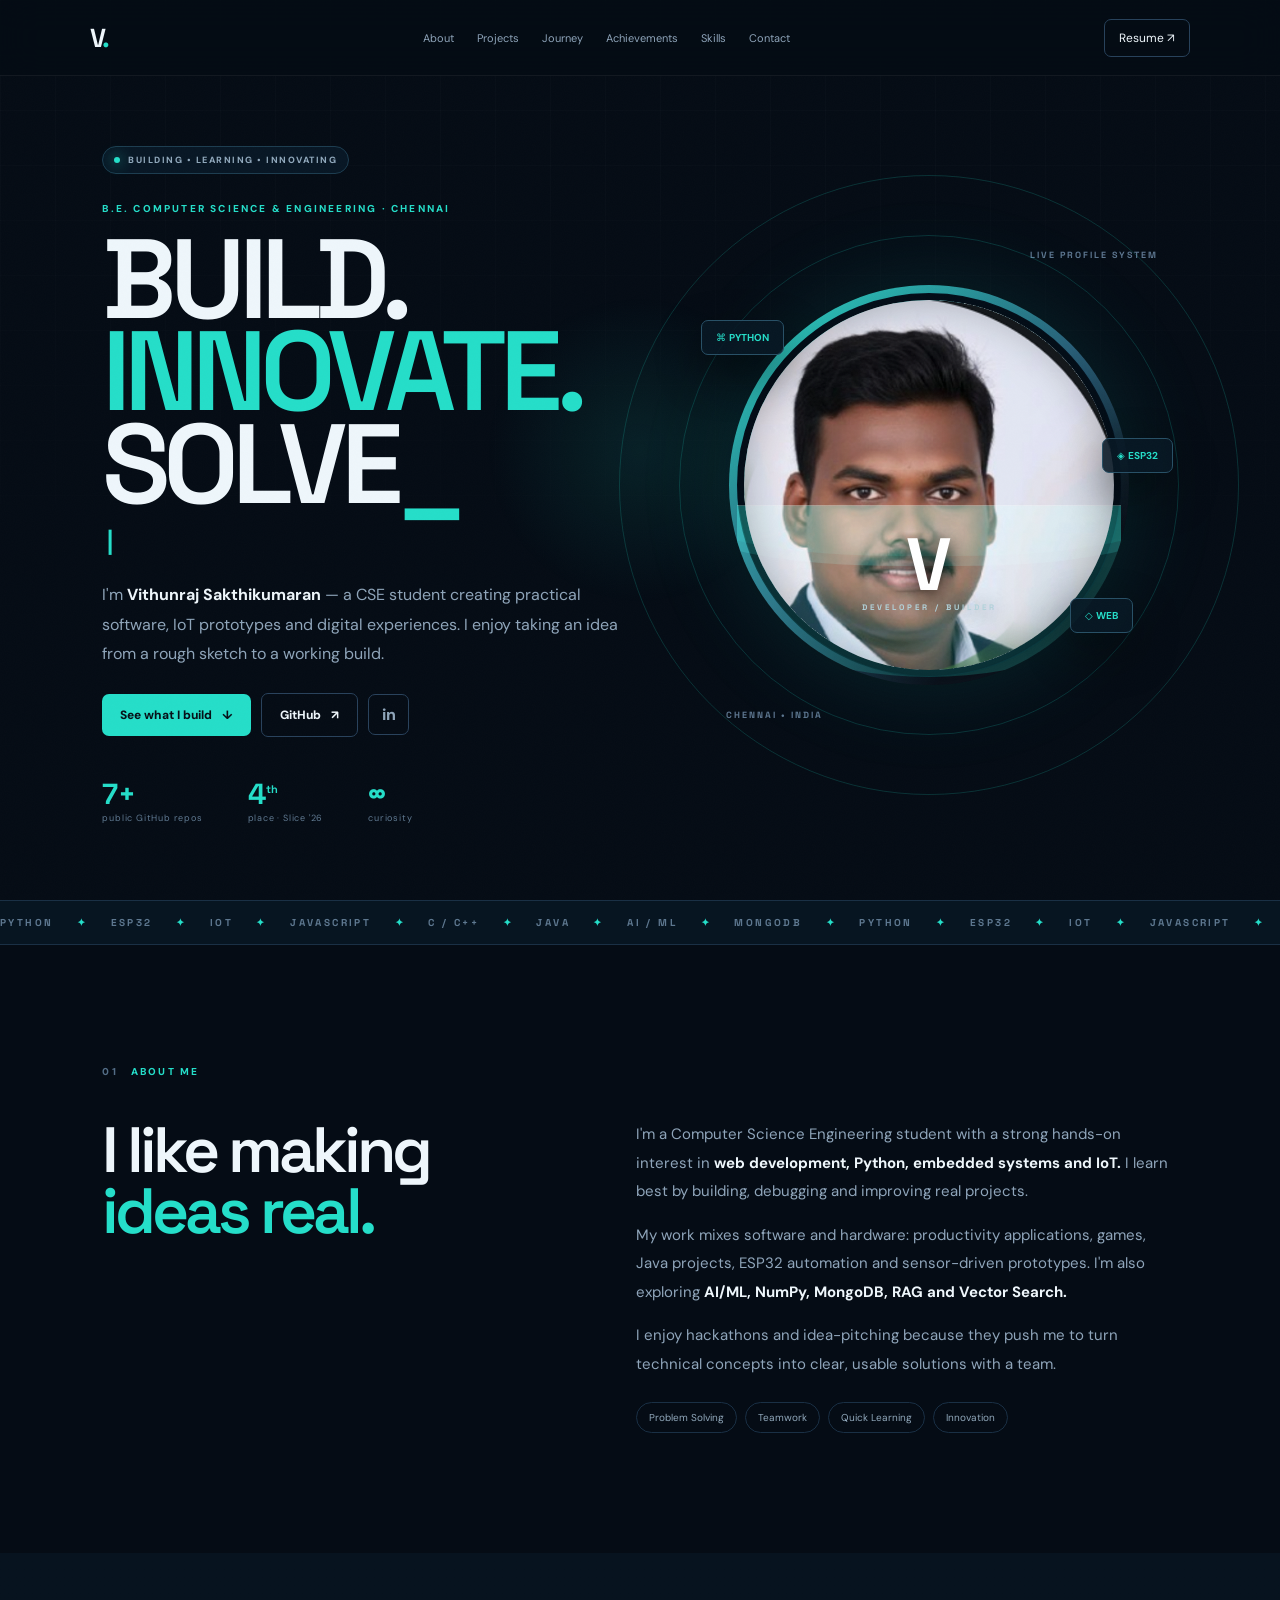
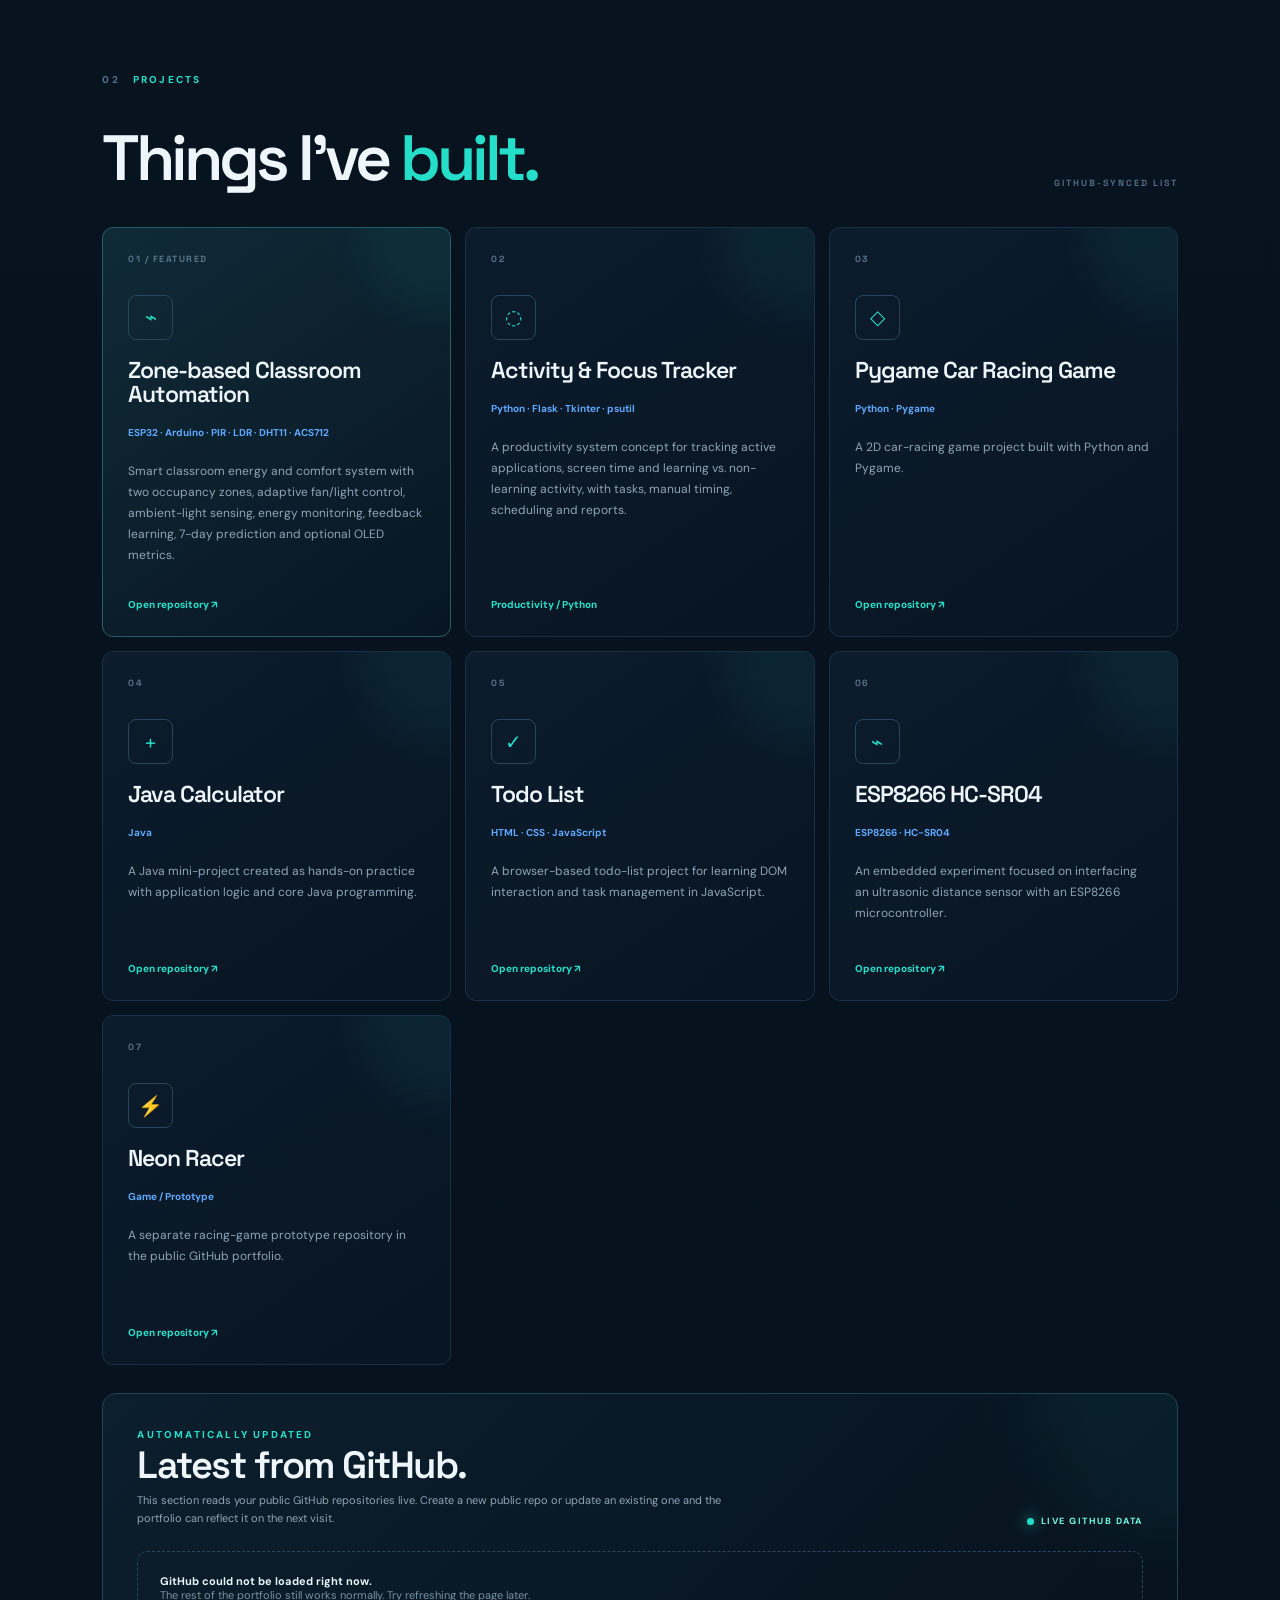
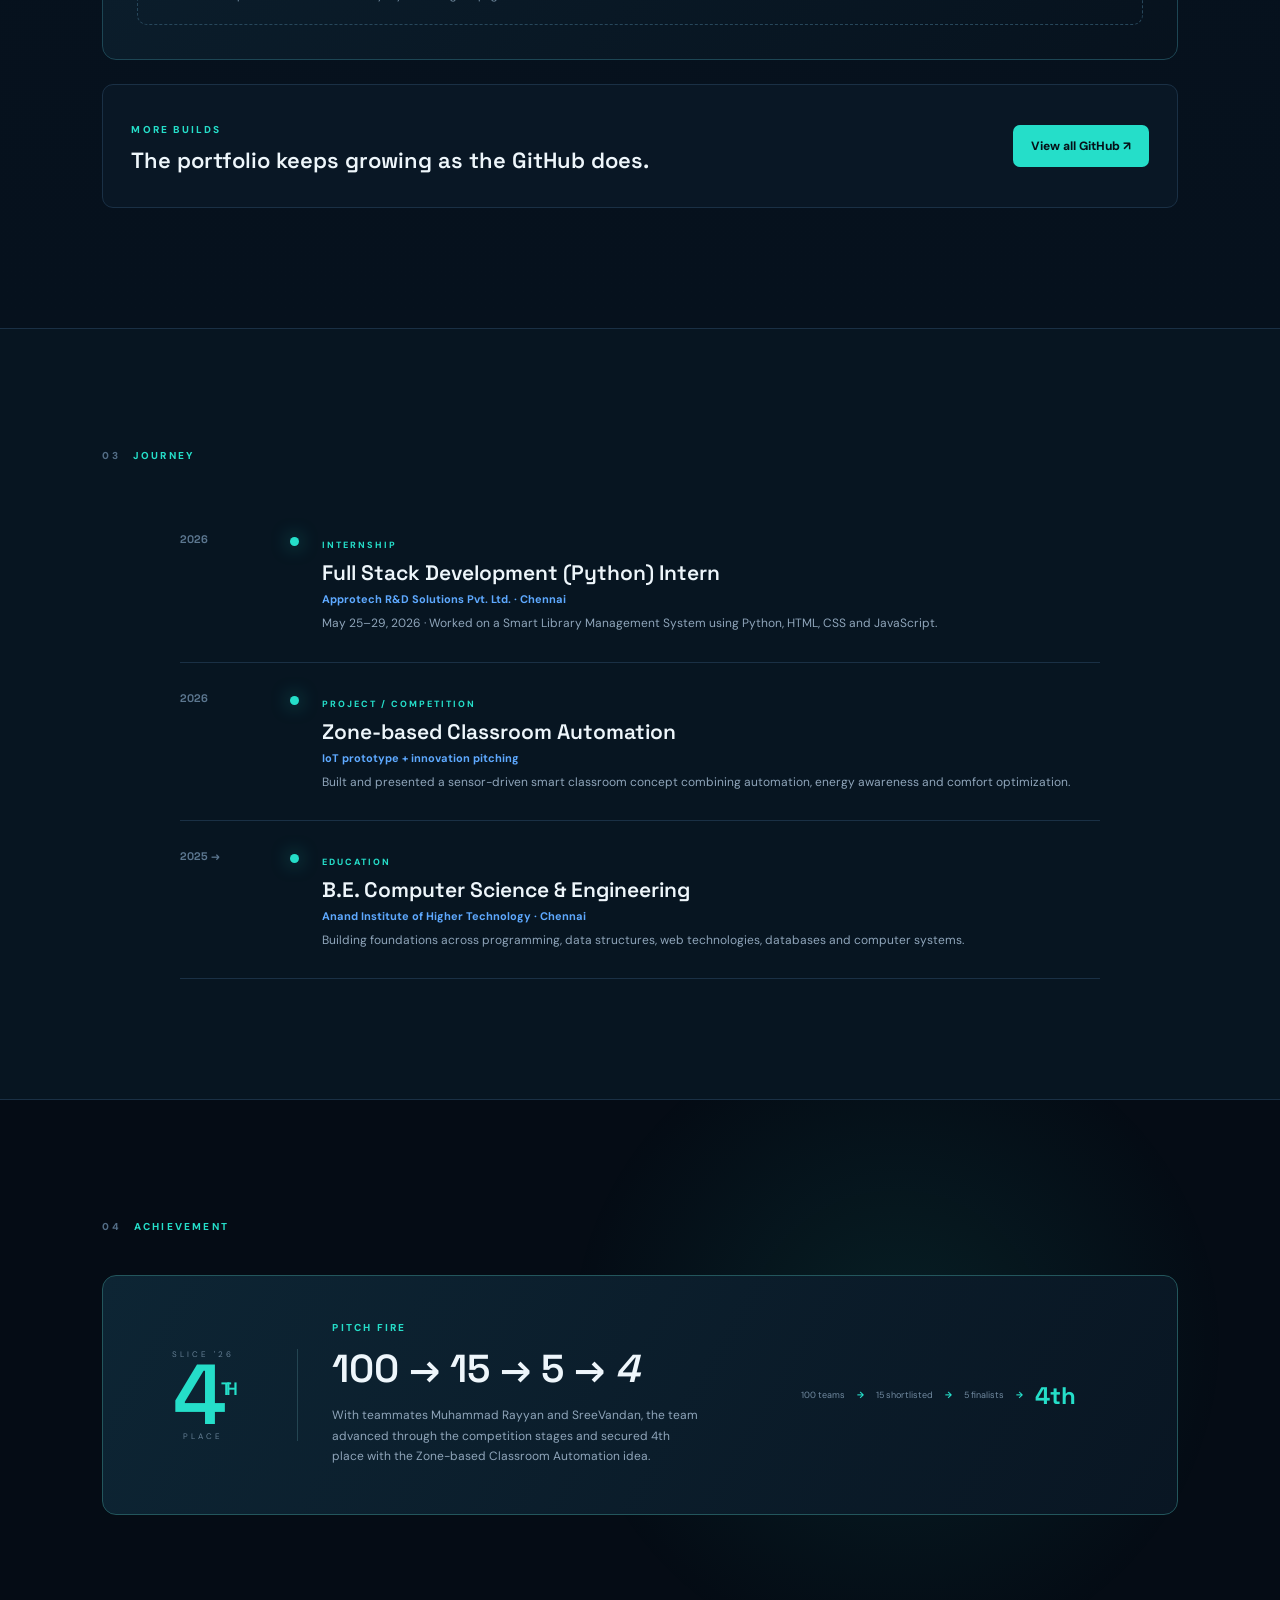
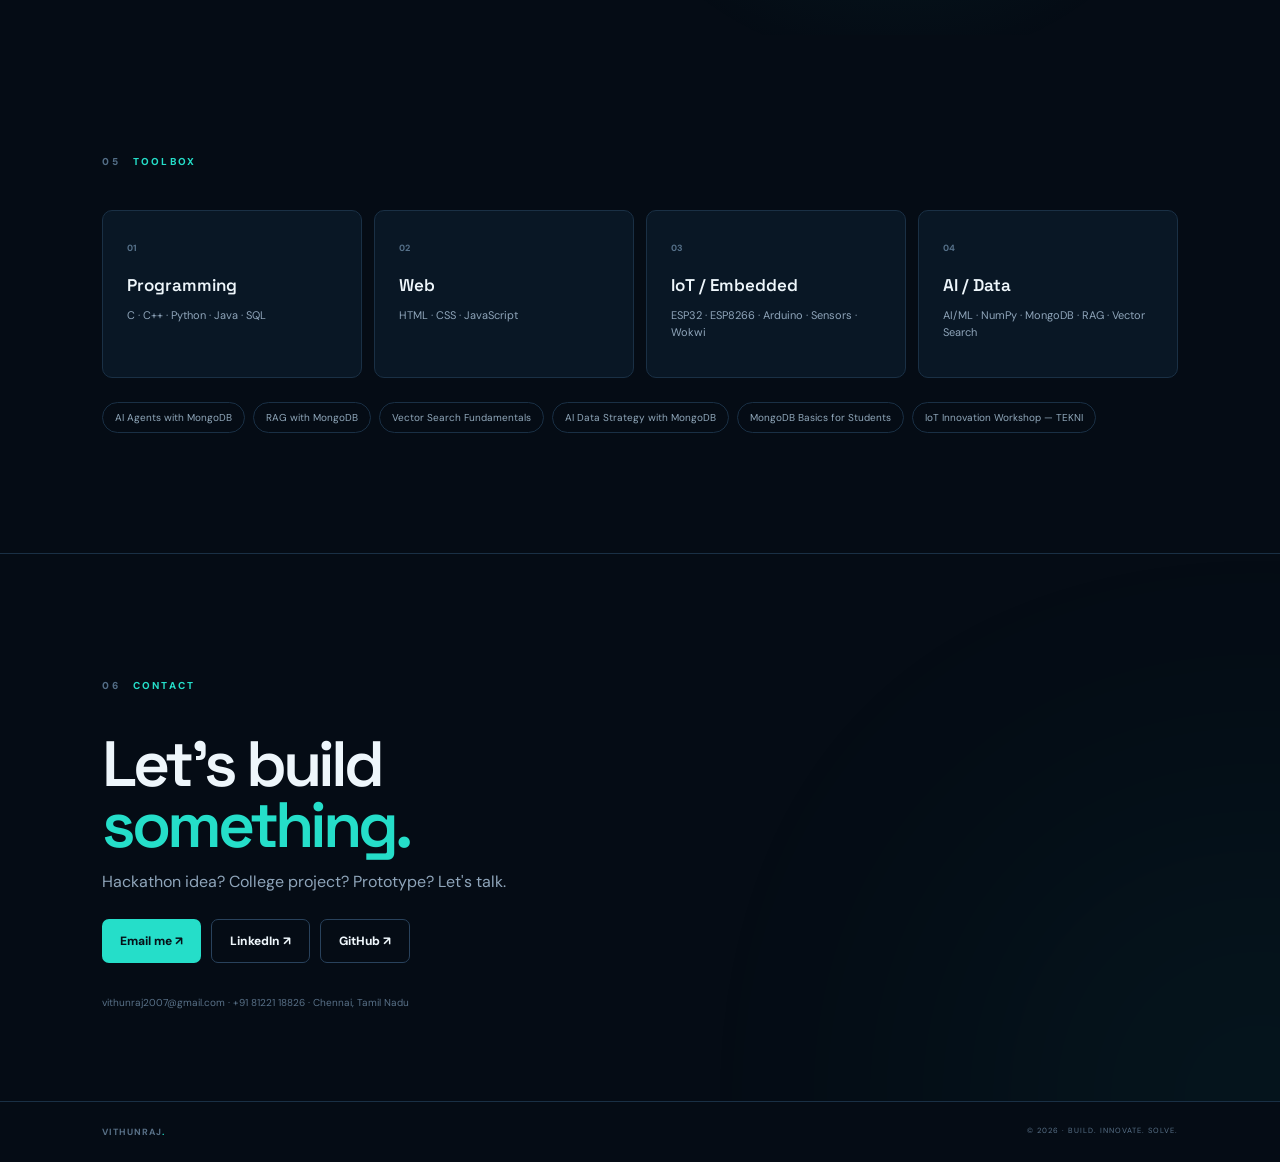
<file: index.html>
<!DOCTYPE html>
<html lang="en">
<head>
<meta charset="UTF-8"><meta name="viewport" content="width=device-width,initial-scale=1.0">
<meta name="theme-color" content="#06111f"><meta name="description" content="Vithunraj Sakthikumaran — CSE student, developer, IoT builder and problem solver.">
<title>Vithunraj Sakthikumaran — Build. Innovate. Solve.</title>
<link rel="preconnect" href="https://fonts.googleapis.com"><link rel="preconnect" href="https://fonts.gstatic.com" crossorigin>
<link href="https://fonts.googleapis.com/css2?family=DM+Sans:wght@400;500;600;700;800&family=Space+Grotesk:wght@400;500;600;700&display=swap" rel="stylesheet">
<link rel="stylesheet" href="style.css">
</head>
<body>
<div class="cursor-glow"></div><div class="noise"></div><div class="page-grid"></div>
<nav class="nav"><a class="logo" href="#home">V<span>.</span></a><button class="menu" aria-label="Open menu">☰</button><div class="navlinks"><a href="#about">About</a><a href="#projects">Projects</a><a href="#journey">Journey</a><a href="#achievements">Achievements</a><a href="#skills">Skills</a><a href="#contact">Contact</a></div><a class="resume-btn" href="resume.pdf" download>Resume ↗</a></nav>

<section class="hero" id="home">
<div class="hero-copy reveal">
<div class="pill"><span class="dot"></span> BUILDING • LEARNING • INNOVATING</div>
<p class="kicker">B.E. COMPUTER SCIENCE & ENGINEERING · CHENNAI</p>
<h1>BUILD.<br><span>INNOVATE.</span><br>SOLVE<span class="cursor">_</span></h1>
<div class="hero-roles"><span id="role"></span><b>|</b></div>
<p class="hero-text">I'm <strong>Vithunraj Sakthikumaran</strong> — a CSE student creating practical software, IoT prototypes and digital experiences. I enjoy taking an idea from a rough sketch to a working build.</p>
<div class="hero-actions"><a class="btn primary" href="#projects">See what I build <span>↓</span></a><a class="btn ghost" href="https://github.com/vithunraj2007" target="_blank" rel="noopener">GitHub <span>↗</span></a><a class="icon-btn" href="https://www.linkedin.com/in/vithunraj-sakthikumaran-93b89042a/" target="_blank" rel="noopener" aria-label="LinkedIn">in</a></div>
<div class="mini-stats"><div><strong>7+</strong><span>public GitHub repos</span></div><div><strong>4<sup>th</sup></strong><span>place · Slice '26</span></div><div><strong>∞</strong><span>curiosity</span></div></div>
</div>
<div class="hero-visual reveal">
<div class="visual-caption top">LIVE PROFILE SYSTEM</div><div class="water-orbit orbit-a"></div><div class="water-orbit orbit-b"></div>
<div class="water-glass"><div class="water-level"><div class="wave back"></div><div class="wave front"></div><div class="bubbles"><i></i><i></i><i></i><i></i><i></i></div></div><img src="profile.png" alt="Vithunraj Sakthikumaran"><div class="profile-overlay"><span>V</span><small>DEVELOPER / BUILDER</small></div></div>
<div class="float-chip chip-a">⌘ <b>PYTHON</b></div><div class="float-chip chip-b">◈ <b>ESP32</b></div><div class="float-chip chip-c">◇ <b>WEB</b></div><div class="visual-caption bottom">CHENNAI • INDIA</div>
</div></section>

<section class="marquee"><div>PYTHON <i>✦</i> ESP32 <i>✦</i> IOT <i>✦</i> JAVASCRIPT <i>✦</i> C / C++ <i>✦</i> JAVA <i>✦</i> AI / ML <i>✦</i> MONGODB <i>✦</i> PYTHON <i>✦</i> ESP32 <i>✦</i> IOT <i>✦</i> JAVASCRIPT <i>✦</i></div></section>

<section class="section" id="about"><div class="section-label"><span>01</span> ABOUT ME</div><div class="split"><h2>I like making<br><em>ideas real.</em></h2><div class="copy"><p>I'm a Computer Science Engineering student with a strong hands-on interest in <strong>web development, Python, embedded systems and IoT.</strong> I learn best by building, debugging and improving real projects.</p><p>My work mixes software and hardware: productivity applications, games, Java projects, ESP32 automation and sensor-driven prototypes. I'm also exploring <strong>AI/ML, NumPy, MongoDB, RAG and Vector Search.</strong></p><p>I enjoy hackathons and idea-pitching because they push me to turn technical concepts into clear, usable solutions with a team.</p><div class="chips"><span>Problem Solving</span><span>Teamwork</span><span>Quick Learning</span><span>Innovation</span></div></div></div></section>

<section class="section projects" id="projects"><div class="section-label"><span>02</span> PROJECTS</div><div class="title-row"><h2>Things I've <em>built.</em></h2><span>GITHUB-SYNCED LIST</span></div><div class="project-grid">
<article class="project-card featured reveal"><div class="num">01 / FEATURED</div><div class="project-icon">⌁</div><h3>Zone-based Classroom Automation</h3><p class="tech">ESP32 · Arduino · PIR · LDR · DHT11 · ACS712</p><p>Smart classroom energy and comfort system with two occupancy zones, adaptive fan/light control, ambient-light sensing, energy monitoring, feedback learning, 7-day prediction and optional OLED metrics.</p><a href="https://github.com/vithunraj2007/Zone-based-classroom-automation-esp32" target="_blank" rel="noopener">Open repository ↗</a></article>
<article class="project-card reveal"><div class="num">02</div><div class="project-icon">◌</div><h3>Activity & Focus Tracker</h3><p class="tech">Python · Flask · Tkinter · psutil</p><p>A productivity system concept for tracking active applications, screen time and learning vs. non-learning activity, with tasks, manual timing, scheduling and reports.</p><span>Productivity / Python</span></article>
<article class="project-card reveal"><div class="num">03</div><div class="project-icon">◇</div><h3>Pygame Car Racing Game</h3><p class="tech">Python · Pygame</p><p>A 2D car-racing game project built with Python and Pygame.</p><a href="https://github.com/vithunraj2007/pygame-car-racing-game" target="_blank" rel="noopener">Open repository ↗</a></article>
<article class="project-card reveal"><div class="num">04</div><div class="project-icon">+</div><h3>Java Calculator</h3><p class="tech">Java</p><p>A Java mini-project created as hands-on practice with application logic and core Java programming.</p><a href="https://github.com/vithunraj2007/Java-Calculator-Mini-Project" target="_blank" rel="noopener">Open repository ↗</a></article>
<article class="project-card reveal"><div class="num">05</div><div class="project-icon">✓</div><h3>Todo List</h3><p class="tech">HTML · CSS · JavaScript</p><p>A browser-based todo-list project for learning DOM interaction and task management in JavaScript.</p><a href="https://github.com/vithunraj2007/todo-list-javascript" target="_blank" rel="noopener">Open repository ↗</a></article>
<article class="project-card reveal"><div class="num">06</div><div class="project-icon">⌁</div><h3>ESP8266 HC-SR04</h3><p class="tech">ESP8266 · HC-SR04</p><p>An embedded experiment focused on interfacing an ultrasonic distance sensor with an ESP8266 microcontroller.</p><a href="https://github.com/vithunraj2007/esp8266-hc-sr04-ultrasonic" target="_blank" rel="noopener">Open repository ↗</a></article>
<article class="project-card reveal"><div class="num">07</div><div class="project-icon">⚡</div><h3>Neon Racer</h3><p class="tech">Game / Prototype</p><p>A separate racing-game prototype repository in the public GitHub portfolio.</p><a href="https://github.com/vithunraj2007/neon-racer" target="_blank" rel="noopener">Open repository ↗</a></article>
</div><div class="github-banner reveal"><div><p class="kicker">MORE BUILDS</p><h3>The portfolio keeps growing as the GitHub does.</h3></div><a class="btn primary" href="https://github.com/vithunraj2007" target="_blank" rel="noopener">View all GitHub ↗</a></div></section>

<section class="section dark" id="journey"><div class="section-label"><span>03</span> JOURNEY</div><div class="timeline">
<div class="time-item reveal"><div class="year">2026</div><i></i><div><small>INTERNSHIP</small><h3>Full Stack Development (Python) Intern</h3><h4>Approtech R&D Solutions Pvt. Ltd. · Chennai</h4><p>May 25–29, 2026 · Worked on a Smart Library Management System using Python, HTML, CSS and JavaScript.</p></div></div>
<div class="time-item reveal"><div class="year">2026</div><i></i><div><small>PROJECT / COMPETITION</small><h3>Zone-based Classroom Automation</h3><h4>IoT prototype + innovation pitching</h4><p>Built and presented a sensor-driven smart classroom concept combining automation, energy awareness and comfort optimization.</p></div></div>
<div class="time-item reveal"><div class="year">2025 →</div><i></i><div><small>EDUCATION</small><h3>B.E. Computer Science & Engineering</h3><h4>Anand Institute of Higher Technology · Chennai</h4><p>Building foundations across programming, data structures, web technologies, databases and computer systems.</p></div></div>
</div></section>

<section class="section achievement" id="achievements"><div class="section-label"><span>04</span> ACHIEVEMENT</div><div class="achievement-card reveal"><div class="rank"><small>SLICE '26</small><strong>4<sup>TH</sup></strong><span>PLACE</span></div><div><p class="kicker">PITCH FIRE</p><h2>100 → 15 → 5 → <em>4</em></h2><p>With teammates Muhammad Rayyan and SreeVandan, the team advanced through the competition stages and secured 4th place with the Zone-based Classroom Automation idea.</p></div><div class="route"><span>100 teams</span><b>→</b><span>15 shortlisted</span><b>→</b><span>5 finalists</span><b>→</b><strong>4th</strong></div></div></section>

<section class="section" id="skills"><div class="section-label"><span>05</span> TOOLBOX</div><div class="skill-grid"><div><b>01</b><h3>Programming</h3><p>C · C++ · Python · Java · SQL</p></div><div><b>02</b><h3>Web</h3><p>HTML · CSS · JavaScript</p></div><div><b>03</b><h3>IoT / Embedded</h3><p>ESP32 · ESP8266 · Arduino · Sensors · Wokwi</p></div><div><b>04</b><h3>AI / Data</h3><p>AI/ML · NumPy · MongoDB · RAG · Vector Search</p></div></div><div class="certs"><span>AI Agents with MongoDB</span><span>RAG with MongoDB</span><span>Vector Search Fundamentals</span><span>AI Data Strategy with MongoDB</span><span>MongoDB Basics for Students</span><span>IoT Innovation Workshop — TEKNI</span></div></section>

<section class="contact" id="contact"><div class="contact-orb"></div><div class="section-label"><span>06</span> CONTACT</div><h2>Let's build<br><em>something.</em></h2><p>Hackathon idea? College project? Prototype? Let's talk.</p><div class="contact-actions"><a class="btn primary" href="mailto:vithunraj2007@gmail.com">Email me ↗</a><a class="btn ghost" href="https://www.linkedin.com/in/vithunraj-sakthikumaran-93b89042a/" target="_blank">LinkedIn ↗</a><a class="btn ghost" href="https://github.com/vithunraj2007" target="_blank">GitHub ↗</a></div><small>vithunraj2007@gmail.com · +91 81221 18826 · Chennai, Tamil Nadu</small></section>
<footer><b>VITHUNRAJ<span>.</span></b><small>© 2026 · BUILD. INNOVATE. SOLVE.</small></footer><script src="script.js"></script></body></html>
</file>
<file: style.css>
:root{--bg:#050c15;--panel:#0b1929;--line:#1a3045;--text:#eef6fb;--muted:#8fa5ba;--a:#25dec9;--b:#5ea9ff}*{box-sizing:border-box}html{scroll-behavior:smooth}body{margin:0;background:var(--bg);color:var(--text);font-family:"DM Sans",sans-serif;overflow-x:hidden}a{color:inherit;text-decoration:none}.cursor-glow{position:fixed;width:320px;height:320px;left:50%;top:50%;border-radius:50%;pointer-events:none;z-index:1;background:radial-gradient(circle,rgba(37,222,201,.10),transparent 68%);transform:translate(-50%,-50%)}.noise{position:fixed;inset:0;pointer-events:none;opacity:.035;z-index:20;background-image:url("data:image/svg+xml,%3Csvg xmlns='http://www.w3.org/2000/svg' width='140' height='140' viewBox='0 0 140 140'%3E%3Cfilter id='n'%3E%3CfeTurbulence type='fractalNoise' baseFrequency='.9' numOctaves='3' stitchTiles='stitch'/%3E%3C/filter%3E%3Crect width='100%25' height='100%25' filter='url(%23n)' opacity='.5'/%3E%3C/svg%3E")}.page-grid{position:fixed;inset:0;z-index:0;pointer-events:none;background-image:linear-gradient(rgba(255,255,255,.018) 1px,transparent 1px),linear-gradient(90deg,rgba(255,255,255,.018) 1px,transparent 1px);background-size:55px 55px;mask-image:linear-gradient(to bottom,#000,transparent 80%)}.nav{height:76px;padding:0 7%;display:flex;align-items:center;justify-content:space-between;position:fixed;inset:0 0 auto;z-index:50;background:rgba(5,12,21,.76);backdrop-filter:blur(18px);border-bottom:1px solid rgba(255,255,255,.06)}.logo{font:700 26px "Space Grotesk";letter-spacing:-2px}.logo span,footer span{color:var(--a)}.navlinks{display:flex;gap:23px}.navlinks a{font-size:11px;color:var(--muted);transition:.25s}.navlinks a:hover{color:var(--a)}.resume-btn{padding:10px 14px;border:1px solid #28425b;border-radius:7px;font-size:12px}.resume-btn:hover{border-color:var(--a);color:var(--a)}.menu{display:none;background:none;border:0;color:white;font-size:24px}.hero{min-height:100vh;padding:140px 8% 70px;display:grid;grid-template-columns:1.05fr .95fr;align-items:center;gap:30px;position:relative;z-index:2}.hero-copy{position:relative;z-index:3}.pill{display:inline-flex;align-items:center;gap:8px;padding:7px 11px;border:1px solid #1d3d50;border-radius:999px;background:#081725;color:#91a9bd;font-size:9px;font-weight:800;letter-spacing:1.5px}.dot{width:6px;height:6px;border-radius:50%;background:var(--a);box-shadow:0 0 14px var(--a)}.kicker,.section-label{font-size:10px;letter-spacing:2.2px;color:var(--a);font-weight:800}.hero .kicker{margin-top:28px}.hero h1{font:600 clamp(64px,8.8vw,116px)/.82 "Space Grotesk";letter-spacing:-7px;margin:18px 0 15px}.hero h1 span{color:var(--a)}.cursor{animation:blink 1s steps(2) infinite}.hero-roles{font:600 24px "Space Grotesk";color:#c8d7e4}.hero-roles b{color:var(--a);padding-left:5px}.hero-text{max-width:690px;color:var(--muted);font-size:16px;line-height:1.85;margin:24px 0}.hero-text strong{color:var(--text)}.hero-actions{display:flex;align-items:center;flex-wrap:wrap;gap:10px}.btn{display:inline-flex;align-items:center;gap:10px;padding:13px 18px;border-radius:7px;font-size:12px;font-weight:800;transition:.25s}.btn.primary{background:var(--a);color:#061118}.btn.primary:hover{transform:translateY(-3px);box-shadow:0 20px 50px rgba(37,222,201,.16)}.btn.ghost{border:1px solid #29425c}.btn.ghost:hover{border-color:var(--a);color:var(--a);transform:translateY(-3px)}.icon-btn{width:41px;height:41px;display:grid;place-items:center;border:1px solid #29425c;border-radius:7px;font-weight:800;color:var(--muted)}.icon-btn:hover{border-color:var(--a);color:var(--a)}.mini-stats{display:flex;gap:45px;margin-top:38px}.mini-stats div{display:flex;flex-direction:column}.mini-stats strong{font:700 29px "Space Grotesk";color:var(--a)}.mini-stats sup{font-size:11px}.mini-stats span{font-size:9px;color:#607a92;letter-spacing:.8px}.hero-visual{min-height:590px;position:relative;display:grid;place-items:center}.visual-caption{position:absolute;color:#5d7690;font:700 9px "Space Grotesk";letter-spacing:2px}.visual-caption.top{top:10%;right:4%}.visual-caption.bottom{bottom:10%;left:9%}.water-orbit{position:absolute;border:1px solid rgba(37,222,201,.18);border-radius:50%;animation:spin 18s linear infinite}.orbit-a{width:500px;height:500px}.orbit-b{width:620px;height:620px;animation-duration:28s;animation-direction:reverse}.water-glass{width:min(400px,70vw);aspect-ratio:1;border-radius:50%;padding:8px;position:relative;overflow:hidden;background:linear-gradient(140deg,var(--a),#245a74 48%,transparent 78%);box-shadow:0 0 100px rgba(37,222,201,.12),inset 0 0 40px rgba(255,255,255,.05);z-index:3}.water-glass:after{content:"";position:absolute;inset:9px;border-radius:50%;box-shadow:inset 0 0 50px rgba(0,0,0,.35);pointer-events:none;z-index:4}.water-glass img{width:100%;height:100%;border-radius:50%;object-fit:cover;display:block;border:7px solid #07131f;position:relative;z-index:1;filter:saturate(.98) contrast(1.03)}.water-level{position:absolute;left:8px;right:8px;bottom:8px;height:43%;z-index:3;overflow:hidden;border-radius:0 0 50% 50%;mix-blend-mode:screen;background:rgba(37,222,201,.20);border-top:1px solid rgba(255,255,255,.24)}.wave{position:absolute;left:-10%;width:120%;height:85px;top:-35px;border-radius:44%;background:rgba(37,222,201,.22);animation:wave 6s ease-in-out infinite}.wave.back{opacity:.55;animation-duration:8s;animation-direction:reverse}.wave.front{top:-25px;background:rgba(50,221,208,.20)}.bubbles i{position:absolute;bottom:-10px;width:5px;height:5px;border-radius:50%;background:rgba(255,255,255,.5);animation:bubble 4s infinite}.bubbles i:nth-child(1){left:25%;animation-delay:.5s}.bubbles i:nth-child(2){left:48%;animation-delay:2s}.bubbles i:nth-child(3){left:63%;animation-delay:1s}.bubbles i:nth-child(4){left:77%;animation-delay:2.8s}.bubbles i:nth-child(5){left:35%;animation-delay:1.8s}.profile-overlay{position:absolute;left:0;right:0;bottom:70px;z-index:4;text-align:center;text-shadow:0 2px 20px #000}.profile-overlay span{display:block;font:700 74px/.8 "Space Grotesk";color:white}.profile-overlay small{font:700 8px "Space Grotesk";letter-spacing:3px;color:#b2d3db}.float-chip{position:absolute;z-index:5;padding:10px 14px;background:rgba(8,24,37,.88);border:1px solid #285066;border-radius:7px;box-shadow:0 18px 45px #0007;font-size:10px;color:var(--a);animation:float 4s ease-in-out infinite}.chip-a{top:22%;left:4%}.chip-b{right:1%;top:42%;animation-delay:1.2s}.chip-c{bottom:25%;right:9%;animation-delay:2s}.marquee{position:relative;z-index:2;overflow:hidden;white-space:nowrap;border-block:1px solid var(--line);padding:15px 0;background:#071521;color:#5e7890;font:800 10px "Space Grotesk";letter-spacing:2.4px}.marquee div{animation:marquee 22s linear infinite}.marquee i{color:var(--a);padding:0 18px;font-style:normal}.section{position:relative;z-index:2;padding:120px 8%}.section-label{display:flex;gap:13px;align-items:center;margin-bottom:42px}.section-label span{color:#536d86}.split{display:grid;grid-template-columns:.9fr 1.1fr;gap:90px}.split h2,.title-row h2,.contact h2{font:600 clamp(44px,5vw,70px)/.95 "Space Grotesk";letter-spacing:-4px;margin:0}.split em,.title-row em,.contact em{color:var(--a);font-style:normal}.copy{max-width:760px}.copy p{color:var(--muted);font-size:15px;line-height:1.9;margin:0 0 15px}.copy strong{color:var(--text)}.chips,.certs{display:flex;flex-wrap:wrap;gap:8px;margin-top:24px}.chips span,.certs span{padding:8px 12px;border:1px solid var(--line);border-radius:999px;color:#91a8bb;font-size:10px}.projects{background:linear-gradient(180deg,#07131f,#06111d)}.title-row{display:flex;align-items:end;justify-content:space-between;margin-bottom:38px}.title-row>span{font:800 9px "Space Grotesk";color:#526d86;letter-spacing:2px}.project-grid{display:grid;grid-template-columns:repeat(3,1fr);gap:14px}.project-card{min-height:350px;padding:25px;border:1px solid var(--line);background:linear-gradient(145deg,#0c1c2d,#081522);border-radius:11px;display:flex;flex-direction:column;position:relative;overflow:hidden;transition:.35s}.project-card:after{content:"";position:absolute;width:170px;height:170px;right:-80px;top:-80px;border-radius:50%;background:var(--a);opacity:.06;filter:blur(20px)}.project-card:hover{transform:translateY(-7px);border-color:#2b7e79;box-shadow:0 30px 80px #0008}.project-card.featured{border-color:#255e63;background:linear-gradient(145deg,#102a37,#081623)}.project-card .num{font:700 9px "Space Grotesk";color:#59748d;letter-spacing:1.5px}.project-icon{width:45px;height:45px;display:grid;place-items:center;margin:30px 0 18px;border:1px solid #27465c;border-radius:8px;color:var(--a);font-size:20px}.project-card h3{font:600 23px/1.05 "Space Grotesk";margin:0 0 10px;letter-spacing:-1px}.project-card .tech{font-size:10px;color:var(--b);font-weight:700}.project-card p:not(.tech){font-size:12px;line-height:1.75;color:var(--muted)}.project-card>a,.project-card>span{margin-top:auto;padding-top:20px;font-size:10px;color:var(--a);font-weight:800}.github-banner{margin-top:24px;padding:28px;border:1px solid var(--line);border-radius:11px;display:flex;align-items:center;justify-content:space-between;background:#091725}.github-banner h3{font:600 22px "Space Grotesk";margin:5px 0}.dark{background:#071521;border-block:1px solid var(--line)}.timeline{max-width:920px;margin:auto}.time-item{display:grid;grid-template-columns:90px 12px 1fr;gap:20px;padding:28px 0;border-bottom:1px solid var(--line)}.time-item>i{width:9px;height:9px;border-radius:50%;background:var(--a);margin-top:5px;box-shadow:0 0 18px rgba(37,222,201,.6)}.year{font:700 11px "Space Grotesk";color:#5c7790}.time-item small{color:var(--a);font-size:9px;letter-spacing:2px;font-weight:800}.time-item h3{font:600 21px "Space Grotesk";margin:6px 0}.time-item h4{color:var(--b);font-size:11px;margin:0 0 7px}.time-item p{color:var(--muted);font-size:12px;line-height:1.7;margin:0}.achievement{background:radial-gradient(circle at 70% 45%,rgba(37,222,201,.09),transparent 35%)}.achievement-card{display:grid;grid-template-columns:160px 1fr 1.1fr;align-items:center;gap:34px;padding:35px;border:1px solid #23565c;border-radius:14px;background:linear-gradient(120deg,#0d2534,#091623)}.rank{display:flex;flex-direction:column;align-items:center;border-right:1px solid #244552;padding-right:30px}.rank small,.rank span{font-size:8px;letter-spacing:3px;color:#668096}.rank strong{font:600 85px/.85 "Space Grotesk";color:var(--a);letter-spacing:-6px}.rank sup{font-size:18px}.achievement-card h2{font:600 39px "Space Grotesk";margin:8px 0}.achievement-card p:not(.kicker){font-size:12px;color:var(--muted);line-height:1.7}.route{display:flex;justify-content:center;align-items:center;gap:12px;font-size:9px;color:#718aa0}.route b{color:var(--a)}.route strong{font:700 24px "Space Grotesk";color:var(--a)}.skill-grid{display:grid;grid-template-columns:repeat(4,1fr);gap:12px}.skill-grid>div{padding:24px;border:1px solid var(--line);border-radius:10px;background:#091725}.skill-grid b{color:#56718a;font-size:9px}.skill-grid h3{font:600 17px "Space Grotesk";margin:18px 0 6px}.skill-grid p{color:var(--muted);font-size:11px;line-height:1.6}.contact{position:relative;z-index:2;padding:125px 8% 90px;overflow:hidden;border-top:1px solid var(--line)}.contact-orb{position:absolute;width:480px;height:480px;right:-220px;bottom:-240px;border-radius:50%;background:var(--a);filter:blur(180px);opacity:.09}.contact h2{margin:10px 0 15px}.contact>p{color:var(--muted)}.contact-actions{display:flex;gap:10px;margin:27px 0}.contact>small{color:#597188;font-size:10px}footer{position:relative;z-index:2;display:flex;justify-content:space-between;padding:24px 8%;border-top:1px solid var(--line);color:#597188;font-size:9px;letter-spacing:1px}.reveal{opacity:0;transform:translateY(28px);transition:opacity .8s ease,transform .8s cubic-bezier(.2,.7,.2,1)}.reveal.show{opacity:1;transform:none}@keyframes blink{50%{opacity:0}}@keyframes spin{to{transform:rotate(360deg)}}@keyframes float{50%{transform:translateY(-10px)}}@keyframes wave{0%,100%{transform:translateX(-2%) rotate(0)}50%{transform:translateX(2%) rotate(1deg)}}@keyframes bubble{0%{transform:translateY(0) scale(.7);opacity:0}15%{opacity:.6}100%{transform:translateY(-220px) scale(1.2);opacity:0}}@keyframes marquee{to{transform:translateX(-50%)}}@media(max-width:980px){.navlinks{display:none}.menu{display:block;order:3}.resume-btn{margin-left:auto;margin-right:13px}.navlinks.open{display:flex;position:absolute;top:76px;left:0;right:0;flex-direction:column;gap:16px;padding:22px;background:rgba(5,12,21,.98);border-bottom:1px solid var(--line)}.hero{grid-template-columns:1fr;text-align:center;padding-top:120px}.hero-text{margin:22px auto}.hero-actions,.mini-stats{justify-content:center}.hero-visual{order:-1;min-height:470px}.water-glass{width:320px}.orbit-a{width:400px;height:400px}.orbit-b{width:500px;height:500px}.split{grid-template-columns:1fr;gap:35px}.project-grid,.skill-grid{grid-template-columns:1fr 1fr}.achievement-card{grid-template-columns:1fr;text-align:center}.rank{border-right:0;border-bottom:1px solid #244552;padding:0 0 22px}.route{margin-top:8px}.section{padding:90px 7%}}@media(max-width:600px){.hero h1{font-size:59px;letter-spacing:-4px}.hero-roles{font-size:20px}.hero-visual{min-height:395px}.water-glass{width:270px}.orbit-a{width:330px;height:330px}.orbit-b{width:400px;height:400px}.float-chip{display:none}.mini-stats{gap:24px}.mini-stats strong{font-size:23px}.project-grid,.skill-grid{grid-template-columns:1fr}.title-row,.github-banner{align-items:flex-start;flex-direction:column;gap:18px}.time-item{grid-template-columns:60px 10px 1fr}.contact-actions{flex-direction:column;align-items:flex-start}footer{flex-direction:column;gap:9px}}
/* LIVE GITHUB PROJECTS */
.live-github{margin-top:28px;padding:34px;border:1px solid #1d4654;border-radius:14px;background:linear-gradient(135deg,rgba(12,31,46,.96),rgba(7,18,30,.96));position:relative;overflow:hidden}
.live-github:before{content:"";position:absolute;width:280px;height:280px;right:-140px;top:-140px;border-radius:50%;background:var(--a);opacity:.06;filter:blur(35px)}
.live-head{display:flex;justify-content:space-between;align-items:flex-end;gap:20px;margin-bottom:24px;position:relative;z-index:1}
.live-head h3{font:600 clamp(25px,3vw,38px)/1 "Space Grotesk";letter-spacing:-1.5px;margin:5px 0 0}
.live-head p{color:var(--muted);font-size:11px;line-height:1.6;margin:8px 0 0;max-width:620px}
.live-status{display:inline-flex;align-items:center;gap:7px;color:#6ff5df;font-size:9px;font-weight:800;letter-spacing:1.5px;white-space:nowrap}
.live-status i{width:7px;height:7px;border-radius:50%;background:var(--a);box-shadow:0 0 14px var(--a);animation:pulse 1.7s infinite}
.live-repos{display:grid;grid-template-columns:repeat(3,1fr);gap:12px;position:relative;z-index:1}
.live-repo{padding:20px;border:1px solid #1b3548;border-radius:10px;background:rgba(4,13,23,.7);transition:.3s;min-height:185px;display:flex;flex-direction:column}
.live-repo:hover{transform:translateY(-5px);border-color:#2c817a;box-shadow:0 22px 55px #0008}
.live-repo-top{display:flex;justify-content:space-between;gap:10px;align-items:center}
.live-repo h4{font:600 17px "Space Grotesk";margin:0;white-space:nowrap;overflow:hidden;text-overflow:ellipsis}
.live-repo .repo-icon{color:var(--a);font-size:16px}
.live-repo p{font-size:11px;line-height:1.65;color:var(--muted);margin:12px 0}
.repo-meta{display:flex;flex-wrap:wrap;gap:7px;margin-top:auto}
.repo-meta span{padding:5px 8px;border:1px solid #203b4e;border-radius:999px;color:#7892a7;font-size:8px}
.live-repo a{margin-top:13px;color:var(--a);font-size:9px;font-weight:800;letter-spacing:.5px}
.live-loading,.live-error{padding:22px;border:1px dashed #27475b;border-radius:10px;color:#7892a7;font-size:11px;grid-column:1/-1}
.live-error strong{color:#e8f4f8}
@keyframes pulse{50%{opacity:.35;transform:scale(.75)}}
@media(max-width:980px){.live-repos{grid-template-columns:1fr 1fr}.live-head{align-items:flex-start;flex-direction:column}}
@media(max-width:600px){.live-repos{grid-template-columns:1fr}.live-github{padding:22px}.live-head{margin-bottom:18px}}
</file>
